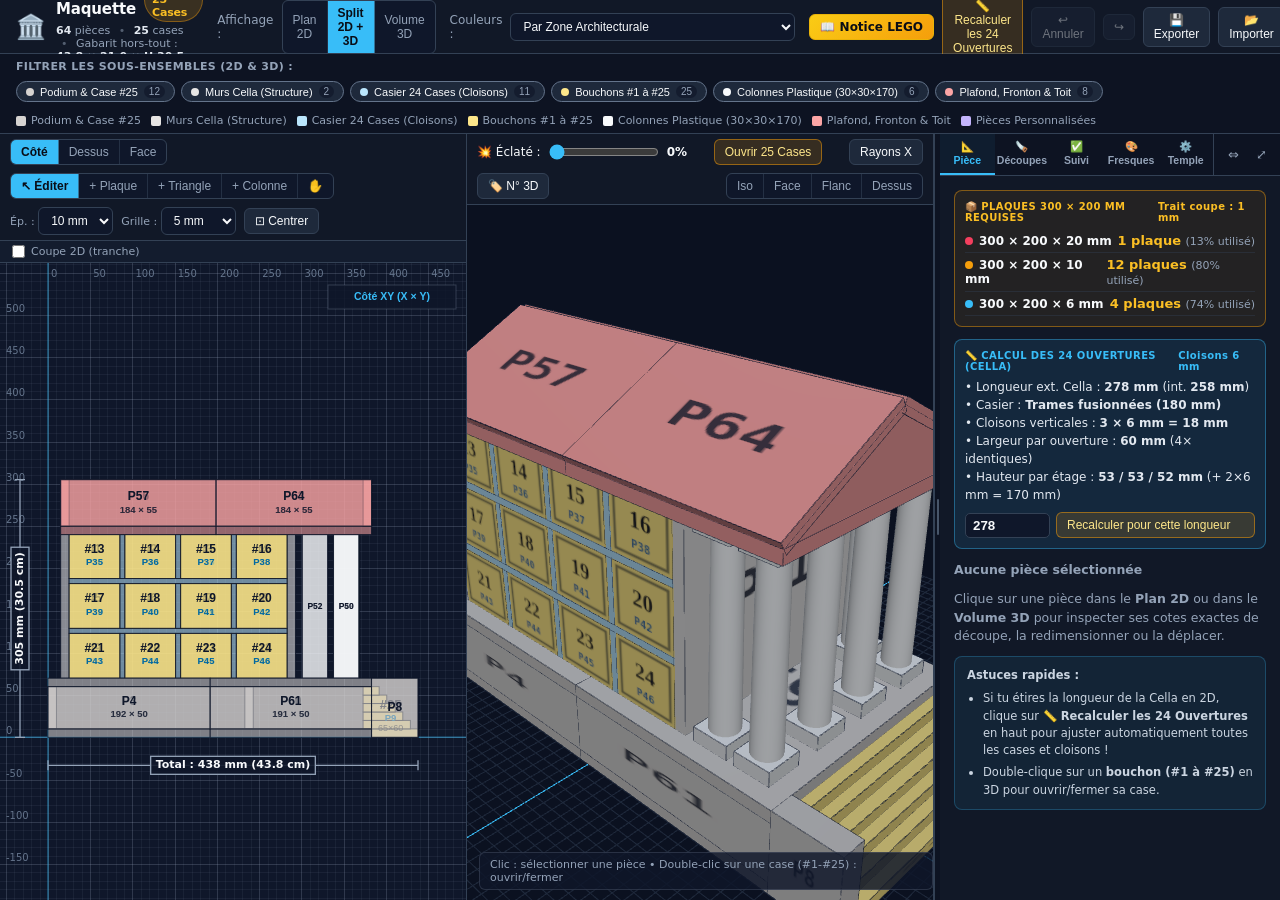
<file: index.html>
<!DOCTYPE html>
<html lang="fr">
<head>
  <meta charset="UTF-8" />
  <meta name="viewport" content="width=device-width, initial-scale=1.0, viewport-fit=cover" />
  <meta name="theme-color" content="#111827" />
  <meta name="apple-mobile-web-app-capable" content="yes" />
  <meta name="apple-mobile-web-app-status-bar-style" content="black-translucent" />
  <meta name="apple-mobile-web-app-title" content="Atelier Maquette" />
  <meta name="description" content="Atelier interactif 2D & 3D autonome pour concevoir, découper (calepinage plaques XPS 300×200 mm) et imprimer les fresques A4 1:1 d'un Temple Romain Calendrier de l'Avent (25 cases)." />
  <title>Atelier Maquette — Plan 2D, Volume 3D &amp; Calepinage XPS</title>
  <link rel="icon" href="data:image/svg+xml,<svg xmlns=%22http://www.w3.org/2000/svg%22 viewBox=%220 0 100 100%22><text y=%22.9em%22 font-size=%2290%22>🏛️</text></svg>" />
  <link rel="stylesheet" href="./styles.css" />
  <script type="importmap">
    {
      "imports": {
        "three": "./vendor/three/three.module.min.js",
        "three/addons/": "./vendor/three/addons/"
      }
    }
  </script>
</head>
<body data-mobile-view="3d">
  <!-- BARRE SUPÉRIEURE -->
  <header class="topbar">
    <div class="brand">
      <div class="brand-icon">🏛️</div>
      <div class="brand-text">
        <h1>Atelier Maquette <span class="tag-advent">Temple 25 Cases</span></h1>
        <div id="global-dimensions-badge" class="sub-stats">Chargement du plan...</div>
      </div>
    </div>

    <!-- Contrôles rapides mobile (masqués sur desktop) -->
    <div class="mobile-topbar-actions">
      <button id="btn-mobile-undo" class="mobile-icon-btn" title="Annuler" aria-label="Annuler" disabled>↩</button>
      <button id="btn-mobile-redo" class="mobile-icon-btn" title="Rétablir" aria-label="Rétablir" disabled>↪</button>
      <button id="btn-mobile-sheet" class="mobile-icon-btn accent" title="Outils, filtres &amp; sauvegarde" aria-label="Outils, filtres et sauvegarde">
        <span>☰</span>
        <span id="mobile-filter-badge" class="mobile-badge hidden"></span>
      </button>
    </div>

    <!-- Bascule affichage Split 2D/3D (desktop) -->
    <div class="toolbar-group">
      <span class="group-label">Affichage :</span>
      <div class="segmented">
        <button data-layout="2d">Plan 2D</button>
        <button data-layout="split" class="active">Split 2D + 3D</button>
        <button data-layout="3d">Volume 3D</button>
      </div>
    </div>

    <!-- Mode de coloration (desktop) -->
    <div class="toolbar-group">
      <span class="group-label">Couleurs :</span>
      <select id="select-color-mode" class="select-ui">
        <option value="group">Par Zone Architecturale</option>
        <option value="thickness">Par Épaisseur de Polystyrène (6 / 10 / 20 mm)</option>
      </select>
    </div>

    <!-- Historique & Import/Export (desktop) -->
    <div class="toolbar-group">
      <a href="./manuel_montage.html" class="btn-compact btn-lego-manual" title="Ouvrir le manuel de montage étape par étape façon LEGO (synchronisé avec tes vrais N° P#)">📖 Notice LEGO</a>
      <button id="btn-recalc-openings" class="btn-compact accent" title="Recalculer la largeur des 24 ouvertures et la position des cloisons selon la longueur actuelle de la Cella">📏 Recalculer les 24 Ouvertures</button>
      <button id="btn-undo" class="btn-icon" title="Annuler (Ctrl+Z)" disabled>↩ Annuler</button>
      <button id="btn-redo" class="btn-icon" title="Rétablir (Ctrl+Y)" disabled>↪</button>
      <button id="btn-export-json" class="btn-icon" title="Sauvegarder le plan en JSON">💾 Exporter</button>
      <button id="btn-import-json" class="btn-icon" title="Charger un fichier JSON">📂 Importer</button>
      <input type="file" id="input-import-json" accept=".json" class="hidden" />
    </div>
  </header>

  <!-- BARRE DE FILTRES PAR SOUS-ENSEMBLE ARCHITECTURAL (desktop) -->
  <section class="filterbar">
    <div class="filter-left">
      <span class="filter-title">Filtrer les sous-ensembles (2D &amp; 3D) :</span>
      <div id="group-filters" class="chips-row"></div>
    </div>
    <div id="color-legend" class="legend-row"></div>
  </section>

  <!-- ESPACE DE TRAVAIL PRINCIPAL -->
  <main class="main-layout">
    <div id="workspace-split" class="workspace-split" data-layout="split">
      <!-- ==================== PANNEAU GAUCHE : PLAN 2D ==================== -->
      <section class="panel-2d">
        <div class="viewport-toolbar">
          <!-- Choix de la vue 2D (Dessus, Côté, Face) -->
          <div class="segmented">
            <button data-view2d="XY" class="active" title="Élévation latérale (Longueur X × Hauteur Y)">Côté</button>
            <button data-view2d="XZ" title="Plan horizontal vu du dessus (Longueur X × Largeur Z)">Dessus</button>
            <button data-view2d="ZY" title="Élévation frontale (Largeur Z × Hauteur Y)">Face</button>
          </div>

          <!-- Outils d'édition / dessin 2D -->
          <div class="segmented">
            <button data-tool="select" class="active" title="Sélectionner, déplacer ou redimensionner une pièce">↖ Éditer</button>
            <button data-tool="draw_box" title="Dessiner une nouvelle plaque rectangulaire">+ Plaque</button>
            <button data-tool="draw_prism" title="Dessiner un fronton/pignon triangulaire">+ Triangle</button>
            <button data-tool="draw_cyl" title="Dessiner une colonne cylindrique">+ Colonne</button>
            <button data-tool="pan" title="Déplacer la vue (ou clic droit / espace)">✋</button>
          </div>

          <div class="inline-controls">
            <label title="Épaisseur de polystyrène appliquée aux nouvelles pièces dessinées">
              Ép. :
              <select id="select-new-thickness" class="select-compact">
                <option value="6">6 mm</option>
                <option value="10" selected>10 mm</option>
                <option value="15">15 mm</option>
                <option value="20">20 mm</option>
                <option value="30">30 mm</option>
              </select>
            </label>
            <label title="Pas d'aimantation sur la grille">
              Grille :
              <select id="select-snap" class="select-compact">
                <option value="1">1 mm</option>
                <option value="5" selected>5 mm</option>
                <option value="10">10 mm</option>
              </select>
            </label>
            <button id="btn-fit-2d" class="btn-compact" title="Recadrer le plan 2D">⊡ Centrer</button>
          </div>
        </div>

        <!-- Barre optionnelle de Coupe par Tranche -->
        <div class="slice-bar">
          <label class="slice-toggle">
            <input type="checkbox" id="chk-slice" />
            <span>Coupe 2D (tranche)</span>
          </label>
          <div id="slice-controls" class="slice-sliders hidden">
            <span>De</span>
            <input type="range" id="rng-slice-min" min="0" max="450" value="0" step="5" />
            <span>à</span>
            <input type="range" id="rng-slice-max" min="0" max="450" value="250" step="5" />
            <strong id="lbl-slice-range">0 à 250 mm</strong>
          </div>
        </div>

        <div class="canvas-wrap">
          <canvas id="canvas-2d"></canvas>
          <div class="overlay-2d-hint mobile-only">1 doigt : sélectionner / glisser • 2 doigts : zoom &amp; panoramique</div>
        </div>
      </section>

      <!-- ==================== PANNEAU CENTRAL : VOLUME 3D ==================== -->
      <section class="panel-3d">
        <div class="viewport-toolbar">
          <div class="explode-control">
            <span>💥 Éclaté :</span>
            <input type="range" id="rng-explode" min="0" max="100" value="0" />
            <strong id="lbl-explode">0%</strong>
          </div>

          <button id="btn-toggle-plugs" class="btn-compact accent">Ouvrir 25 Cases</button>
          <button id="btn-xray" class="btn-compact" title="Rendre les murs semi-transparents pour voir le casier interne">Rayons X</button>
          <button id="btn-labels-3d" class="btn-compact" title="Afficher tous les numéros P1, P2... en badges flottants au premier plan en 3D">🏷️ N° 3D</button>

          <div class="segmented">
            <button data-cam3d="iso">Iso</button>
            <button data-cam3d="front">Face</button>
            <button data-cam3d="side">Flanc</button>
            <button data-cam3d="top">Dessus</button>
          </div>
        </div>

        <div id="viewport-3d" class="canvas-wrap">
          <div class="overlay-3d-hint desktop-only">Clic : sélectionner une pièce • Double-clic sur une case (#1-#25) : ouvrir/fermer</div>
          <div class="overlay-3d-hint mobile-only">1 doigt : orbite • 2 doigts : zoom • 2× tap case : ouvrir</div>
        </div>
      </section>
    </div>

    <!-- POIGNÉE DE REDIMENSIONNEMENT DU PANNEAU DROIT -->
    <div id="sidebar-resizer" class="sidebar-resizer" title="Glisser pour agrandir/réduire le panneau (double-clic pour réinitialiser)"></div>

    <!-- ==================== PANNEAU DROIT : INSPECTEUR & CUT-LIST ==================== -->
    <aside id="sidebar" class="sidebar" data-size="normal">
      <div class="sidebar-header">
        <div class="sidebar-tabs">
          <button data-tab="inspector" class="active" title="Propriétés et cotes de la pièce sélectionnée"><span>📐</span><span>Pièce</span></button>
          <button data-tab="cutlist" title="Liste de découpe et plans de plaques 300×200"><span>🪚</span><span>Découpes</span></button>
          <button data-tab="checklist" id="tab-btn-checklist" title="Cocher les pièces déjà découpées"><span>✅</span><span>Suivi</span></button>
          <button data-tab="fresco" title="Fresques papier intérieures des 24 cases &amp; impression A4 1:1"><span>🎨</span><span>Fresques</span></button>
          <button data-tab="generator" title="Paramètres globaux du temple"><span>⚙️</span><span>Temple</span></button>
        </div>
        <div class="sidebar-size-controls" title="Taille du panneau latéral">
          <button id="btn-sidebar-wide" class="btn-sidebar-size" title="Élargir le panneau (mode Large)">⇔</button>
          <button id="btn-sidebar-full" class="btn-sidebar-size" title="Afficher en Plein Écran">⤢</button>
        </div>
      </div>

      <!-- ONGLET 1 : INSPECTEUR DE LA PIÈCE SÉLECTIONNÉE -->
      <div id="pane-inspector" class="sidebar-pane active">
        <div id="inspector-content"></div>
      </div>

      <!-- ONGLET 2 : LISTE DE DÉCOUPE PAR ÉPAISSEUR DE POLYSTYRÈNE -->
      <div id="pane-cutlist" class="sidebar-pane">
        <div class="pane-intro">
          Récapitulatif automatique de toutes les pièces à découper dans tes plaques de polystyrène extrudé (clique sur une ligne pour localiser la pièce en 2D/3D) :
        </div>
        <div id="cutlist-content"></div>
      </div>

      <!-- ONGLET 3 : SUIVI DES PIÈCES DÉCOUPÉES (CHECKLIST COCHABLE) -->
      <div id="pane-checklist" class="sidebar-pane">
        <div id="checklist-content"></div>
      </div>

      <!-- ONGLET 4 : STUDIO FRESQUES INTÉRIEURES (24 CASES & IMPRESSION A4 1:1) -->
      <div id="pane-fresco" class="sidebar-pane">
        <div id="fresco-content"></div>
      </div>

      <!-- ONGLET 5 : PARAMÈTRES DU TEMPLE-CALENDRIER -->
      <div id="pane-generator" class="sidebar-pane">
        <div class="pane-intro">
          Ajuste les dimensions des cases ou les épaisseurs de tes plaques de polystyrène pour recalculer tout l'assemblage du temple :
        </div>

        <div class="gen-form">
          <div class="section-subtitle">Disposition des 24 cases latérales</div>
          <div class="field-row">
            <label class="field-label">Colonnes par flanc
              <input type="number" id="param-cols" value="4" min="1" max="12" />
            </label>
            <label class="field-label">Étages de cases
              <input type="number" id="param-rows" value="3" min="1" max="8" />
            </label>
          </div>

          <div class="section-subtitle">Colonnes en Plastique (Dimensions figées)</div>
          <div class="field-grid-3">
            <label class="field-label">Haut. Colonne
              <input type="number" id="param-colH" value="170" min="50" max="400" />
            </label>
            <label class="field-label">Base (30×30)
              <input type="number" id="param-colDiam" value="30" min="10" max="80" />
            </label>
            <label class="field-label">Nb en Façade
              <input type="number" id="param-frontCols" value="4" min="2" max="8" />
            </label>
          </div>

          <div class="section-subtitle">Dimensions utiles d'une case (mm)</div>
          <div class="field-grid-3">
            <label class="field-label">Largeur (X)
              <input type="number" id="param-caseL" value="60" min="20" max="200" />
            </label>
            <label class="field-label" title="Calculée automatiquement pour que les 3 étages + étagères tombent pile à 170 mm">Haut. Y (Auto)
              <input type="number" id="param-caseH" value="53" disabled />
            </label>
            <label class="field-label" title="Profondeur utile d'une case : 90 mm en trames fusionnées sans cloison centrale, 85 mm avec cloison centrale 10 mm">Profond. (Z)
              <input type="number" id="param-caseD" value="90" min="25" max="250" />
            </label>
          </div>

          <label class="gen-checkbox-label" title="Étagères et cloisons verticales d'un seul tenant sur toute la largeur de la Cella (180 mm), sans cloison centrale de 10 mm">
            <input type="checkbox" id="param-mergedBays" checked />
            <span>Trames fusionnées (180 mm, sans cloison centrale)</span>
          </label>

          <div class="section-subtitle">Épaisseurs des plaques XPS (mm)</div>
          <div class="field-grid-3">
            <label class="field-label">Murs / Sols
              <input type="number" id="param-tStruct" value="10" min="3" max="50" />
            </label>
            <label class="field-label">Cloisons casier
              <input type="number" id="param-tGrid" value="6" min="2" max="30" />
            </label>
            <label class="field-label">Bouchons
              <input type="number" id="param-tPlug" value="10" min="3" max="40" />
            </label>
          </div>

          <div class="section-subtitle">Podium (Case #25), Porche &amp; Fronton (mm)</div>
          <div class="field-row">
            <label class="field-label">Haut. intérieure Podium (#25)
              <input type="number" id="param-podiumH" value="50" min="20" max="150" />
            </label>
            <label class="field-label">Débord Podium
              <input type="number" id="param-podiumMargin" value="15" min="5" max="60" />
            </label>
          </div>

          <div class="field-grid-3">
            <label class="field-label">Prof. Pronaos
              <input type="number" id="param-pronaosL" value="90" min="35" max="200" />
            </label>
            <label class="field-label">Long. Escalier
              <input type="number" id="param-stairL" value="55" min="20" max="150" />
            </label>
            <label class="field-label">Haut. Fronton
              <input type="number" id="param-pedimentH" value="55" min="20" max="150" />
            </label>
          </div>

          <button id="btn-regenerate-temple" class="btn-primary-full">
            ⚡ Recalculer tout le Temple avec ces cotes
          </button>
        </div>
      </div>
    </aside>
  </main>

  <!-- BARRE FLOTTANTE DE PIÈCE SÉLECTIONNÉE (MOBILE) -->
  <div id="mobile-selection-bar" class="mobile-selection-bar hidden" aria-live="polite"></div>

  <!-- NAVIGATION BASSE FIXE (MOBILE) -->
  <nav id="mobile-bottom-nav" class="mobile-bottom-nav" aria-label="Navigation principale mobile">
    <button data-mobile-view="3d" class="active">
      <span class="mnav-ico">🧊</span>
      <span class="mnav-lbl">3D</span>
    </button>
    <button data-mobile-view="2d">
      <span class="mnav-ico">✏️</span>
      <span class="mnav-lbl">2D</span>
    </button>
    <button data-mobile-view="cutlist">
      <span class="mnav-ico">🪚</span>
      <span class="mnav-lbl">Découpes</span>
    </button>
    <button data-mobile-view="checklist" id="mobile-nav-checklist">
      <span class="mnav-ico">✅</span>
      <span class="mnav-lbl" id="mobile-nav-checklist-lbl">Suivi</span>
    </button>
    <button data-mobile-view="fresco">
      <span class="mnav-ico">🎨</span>
      <span class="mnav-lbl">Fresques</span>
    </button>
  </nav>

  <!-- TIROIR OUTILS, FILTRES & SAUVEGARDE (MOBILE) -->
  <div id="mobile-sheet-backdrop" class="mobile-sheet-backdrop hidden" role="dialog" aria-modal="true" aria-label="Outils et filtres">
    <div id="mobile-sheet" class="mobile-sheet">
      <div class="mobile-sheet-handle"></div>
      <div class="mobile-sheet-head">
        <strong>⚙️ Outils, Filtres &amp; Plan</strong>
        <button id="btn-close-mobile-sheet" class="mobile-icon-btn" aria-label="Fermer">✕</button>
      </div>

      <div class="mobile-sheet-body">
        <div class="mobile-sheet-section">
          <div class="section-subtitle" style="margin-top:0;">Mode de coloration (2D &amp; 3D)</div>
          <div class="segmented mobile-full-seg" style="margin-top:8px;">
            <button data-mobile-color="group" class="active">Par Zone</button>
            <button data-mobile-color="thickness">Par Épaisseur (6/10/20 mm)</button>
          </div>
          <div id="mobile-color-legend" class="legend-row" style="margin-top:8px;"></div>
        </div>

        <div class="mobile-sheet-section">
          <div style="display:flex;justify-content:space-between;align-items:center;">
            <div class="section-subtitle" style="margin-top:0;border:none;padding:0;">Sous-ensembles visibles</div>
            <button id="btn-mobile-show-all-groups" class="btn-compact">Tout afficher</button>
          </div>
          <div id="mobile-group-filters" class="chips-row" style="margin-top:8px;"></div>
        </div>

        <div class="mobile-sheet-section">
          <div class="section-subtitle" style="margin-top:0;">Actions &amp; Sauvegarde</div>
          <div class="mobile-sheet-actions">
            <a href="./manuel_montage.html" class="mobile-action-btn btn-lego-manual" style="text-decoration:none;justify-content:center;display:flex;">📖 Notice de Montage façon LEGO</a>
            <button id="btn-mobile-recalc" class="mobile-action-btn accent">📏 Recalculer les 24 Ouvertures</button>
            <button id="btn-mobile-open-generator" class="mobile-action-btn">⚙️ Paramètres globaux du Temple</button>
            <div class="mobile-sheet-actions-row">
              <button id="btn-mobile-export" class="mobile-action-btn">💾 Exporter JSON</button>
              <button id="btn-mobile-import" class="mobile-action-btn">📂 Importer JSON</button>
            </div>
          </div>
        </div>
      </div>
    </div>
  </div>

  <script type="module" src="./js/app.js"></script>
</body>
</html>
</file>
<file: styles.css>
:root {
  --bg-app: #090d16;
  --bg-panel: #111827;
  --bg-card: #1e293b;
  --bg-input: #0f172a;
  --border: #334155;
  --text-main: #f8fafc;
  --text-muted: #94a3b8;
  --accent: #38bdf8;
  --accent-hover: #0ea5e9;
  --amber: #f59e0b;
  --danger: #ef4444;
}

* {
  box-sizing: border-box;
  margin: 0;
  padding: 0;
}

body {
  font-family: 'Inter', system-ui, -apple-system, sans-serif;
  background: var(--bg-app);
  color: var(--text-main);
  height: 100vh;
  height: 100dvh;
  display: flex;
  flex-direction: column;
  overflow: hidden;
  user-select: none;
  overscroll-behavior: none;
  -webkit-tap-highlight-color: transparent;
}

.hidden {
  display: none !important;
}

/* ==================== TOPBAR ==================== */
.topbar {
  height: 54px;
  background: var(--bg-panel);
  border-bottom: 1px solid var(--border);
  padding: 0 16px;
  display: flex;
  align-items: center;
  justify-content: space-between;
  gap: 14px;
  flex-shrink: 0;
}

.brand {
  display: flex;
  align-items: center;
  gap: 10px;
}

.brand-icon {
  font-size: 24px;
}

.brand h1 {
  font-size: 15px;
  font-weight: 700;
  letter-spacing: -0.01em;
  display: flex;
  align-items: center;
  gap: 8px;
}

.tag-advent {
  font-size: 11px;
  background: rgba(245, 158, 11, 0.18);
  color: #fbbf24;
  border: 1px solid rgba(245, 158, 11, 0.4);
  padding: 2px 7px;
  border-radius: 99px;
  font-weight: 600;
}

.sub-stats {
  font-size: 11px;
  color: var(--text-muted);
  margin-top: 2px;
}

.sub-stats strong {
  color: #e2e8f0;
}

.sub-stats .sep {
  margin: 0 5px;
  opacity: 0.5;
}

.toolbar-group {
  display: flex;
  align-items: center;
  gap: 8px;
}

.group-label {
  font-size: 12px;
  color: var(--text-muted);
}

.segmented {
  display: inline-flex;
  background: var(--bg-input);
  border: 1px solid var(--border);
  border-radius: 6px;
  overflow: hidden;
}

.segmented button {
  background: transparent;
  color: var(--text-muted);
  border: none;
  padding: 5px 10px;
  font-size: 12px;
  font-weight: 500;
  cursor: pointer;
  border-right: 1px solid rgba(51, 65, 85, 0.6);
  transition: all 0.15s;
}

.segmented button:last-child {
  border-right: none;
}

.segmented button:hover {
  color: var(--text-main);
  background: rgba(255, 255, 255, 0.04);
}

.segmented button.active {
  background: var(--accent);
  color: #090d16;
  font-weight: 600;
}

.select-ui,
.select-compact {
  background: var(--bg-input);
  color: var(--text-main);
  border: 1px solid var(--border);
  border-radius: 6px;
  padding: 5px 8px;
  font-size: 12px;
  cursor: pointer;
}

.btn-icon,
.btn-compact {
  background: var(--bg-card);
  color: var(--text-main);
  border: 1px solid var(--border);
  border-radius: 6px;
  padding: 5px 10px;
  font-size: 12px;
  font-weight: 500;
  cursor: pointer;
  transition: all 0.15s;
  text-decoration: none;
  display: inline-flex;
  align-items: center;
  gap: 5px;
}

.btn-lego-manual {
  background: linear-gradient(135deg, #facc15, #f59e0b) !important;
  color: #090d16 !important;
  border-color: #eab308 !important;
  font-weight: 800 !important;
  white-space: nowrap;
  flex-shrink: 0;
}

.btn-lego-manual:hover {
  filter: brightness(1.07);
}
}

.btn-icon:hover:not(:disabled),
.btn-compact:hover {
  border-color: var(--accent);
  background: #26354d;
}

.btn-icon:disabled {
  opacity: 0.4;
  cursor: not-allowed;
}

.btn-compact.accent {
  background: rgba(245, 158, 11, 0.16);
  border-color: rgba(245, 158, 11, 0.5);
  color: #fde68a;
}

.btn-compact.accent.active,
.btn-compact.active {
  background: var(--amber);
  color: #090d16;
  font-weight: 700;
}

/* ==================== FILTERBAR ==================== */
.filterbar {
  background: #0d1322;
  border-bottom: 1px solid var(--border);
  padding: 6px 16px;
  display: flex;
  align-items: center;
  justify-content: space-between;
  gap: 12px;
  flex-wrap: wrap;
  flex-shrink: 0;
}

.filter-left {
  display: flex;
  align-items: center;
  gap: 8px;
  flex-wrap: wrap;
}

.filter-title {
  font-size: 11px;
  color: var(--text-muted);
  font-weight: 600;
  text-transform: uppercase;
  letter-spacing: 0.03em;
}

.chips-row {
  display: flex;
  align-items: center;
  gap: 6px;
  flex-wrap: wrap;
}

.group-chip {
  display: inline-flex;
  align-items: center;
  gap: 6px;
  background: var(--bg-input);
  color: var(--text-muted);
  border: 1px solid var(--border);
  border-radius: 99px;
  padding: 3px 9px;
  font-size: 11px;
  cursor: pointer;
  opacity: 0.55;
  transition: all 0.15s;
}

.group-chip.active {
  opacity: 1;
  color: var(--text-main);
  border-color: #64748b;
  background: #1e293b;
}

.group-chip .dot,
.dot {
  width: 8px;
  height: 8px;
  border-radius: 50%;
  display: inline-block;
}

.group-chip .count {
  font-size: 10px;
  color: #94a3b8;
  background: rgba(15, 23, 42, 0.7);
  padding: 1px 5px;
  border-radius: 99px;
}

.legend-row {
  display: flex;
  align-items: center;
  gap: 10px;
  flex-wrap: wrap;
}

.legend-item {
  font-size: 11px;
  color: var(--text-muted);
  display: inline-flex;
  align-items: center;
  gap: 5px;
}

.legend-item i {
  width: 10px;
  height: 10px;
  border-radius: 2px;
  display: inline-block;
}

/* ==================== MAIN WORKSPACE ==================== */
.main-layout {
  flex: 1;
  display: flex;
  min-height: 0;
}

.workspace-split {
  flex: 1;
  display: grid;
  grid-template-columns: 1fr 1fr;
  min-width: 0;
  min-height: 0;
}

.workspace-split[data-layout="2d"] {
  grid-template-columns: 1fr;
}
.workspace-split[data-layout="2d"] .panel-3d {
  display: none;
}

.workspace-split[data-layout="3d"] {
  grid-template-columns: 1fr;
}
.workspace-split[data-layout="3d"] .panel-2d {
  display: none;
}

.panel-2d,
.panel-3d {
  display: flex;
  flex-direction: column;
  min-width: 0;
  min-height: 0;
  border-right: 1px solid var(--border);
  position: relative;
}

.viewport-toolbar {
  min-height: 42px;
  background: var(--bg-panel);
  border-bottom: 1px solid var(--border);
  padding: 5px 10px;
  display: flex;
  align-items: center;
  justify-content: space-between;
  gap: 8px;
  flex-wrap: wrap;
}

.inline-controls {
  display: flex;
  align-items: center;
  gap: 8px;
  font-size: 11px;
  color: var(--text-muted);
}

.slice-bar {
  background: #131c2e;
  border-bottom: 1px solid var(--border);
  padding: 4px 12px;
  font-size: 11px;
  display: flex;
  align-items: center;
  justify-content: space-between;
  gap: 12px;
}

.slice-toggle {
  display: inline-flex;
  align-items: center;
  gap: 6px;
  color: var(--text-muted);
  cursor: pointer;
}

.slice-sliders {
  display: flex;
  align-items: center;
  gap: 8px;
  color: var(--accent);
}

.explode-control {
  display: flex;
  align-items: center;
  gap: 8px;
  font-size: 12px;
  color: var(--text-main);
}

.explode-control input[type="range"] {
  width: 110px;
  accent-color: var(--accent);
}

.canvas-wrap {
  flex: 1;
  position: relative;
  min-height: 0;
  overflow: hidden;
  background: #0b1120;
}

#canvas-2d {
  width: 100%;
  height: 100%;
  display: block;
  touch-action: none;
}

.overlay-2d-hint {
  position: absolute;
  bottom: 10px;
  left: 10px;
  right: 10px;
  text-align: center;
  background: rgba(15, 23, 42, 0.84);
  border: 1px solid rgba(148, 163, 184, 0.22);
  color: var(--text-muted);
  font-size: 11px;
  padding: 5px 10px;
  border-radius: 99px;
  pointer-events: none;
  z-index: 5;
}

.overlay-3d-hint {
  position: absolute;
  bottom: 10px;
  left: 12px;
  background: rgba(15, 23, 42, 0.82);
  border: 1px solid rgba(148, 163, 184, 0.2);
  color: var(--text-muted);
  font-size: 11px;
  padding: 5px 10px;
  border-radius: 6px;
  pointer-events: none;
  z-index: 5;
}

/* ==================== SIDEBAR DROITE & REDIMENSIONNEMENT ==================== */
.sidebar-resizer {
  width: 6px;
  background: #0d1322;
  border-left: 1px solid var(--border);
  cursor: col-resize;
  flex-shrink: 0;
  position: relative;
  transition: background 0.15s;
}

.sidebar-resizer:hover,
.sidebar-resizer.dragging {
  background: var(--accent);
}

.sidebar-resizer::after {
  content: '';
  position: absolute;
  top: 50%;
  left: 50%;
  transform: translate(-50%, -50%);
  width: 2px;
  height: 36px;
  border-radius: 2px;
  background: #475569;
}

.sidebar-resizer:hover::after,
.sidebar-resizer.dragging::after {
  background: #090d16;
}

.sidebar {
  width: 340px;
  min-width: 290px;
  max-width: 100%;
  background: var(--bg-panel);
  display: flex;
  flex-direction: column;
  flex-shrink: 0;
  min-height: 0;
}

.main-layout.sidebar-fullscreen .workspace-split,
.main-layout.sidebar-fullscreen .sidebar-resizer {
  display: none;
}

.main-layout.sidebar-fullscreen .sidebar {
  width: 100% !important;
  flex: 1;
}

.sidebar-header {
  display: flex;
  align-items: stretch;
  border-bottom: 1px solid var(--border);
  background: #0d1322;
  flex-shrink: 0;
}

.sidebar-tabs {
  flex: 1;
  display: grid;
  grid-template-columns: repeat(5, 1fr);
}

.sidebar-size-controls {
  display: flex;
  align-items: center;
  gap: 2px;
  padding: 0 6px;
  border-left: 1px solid var(--border);
}

.btn-sidebar-size {
  background: transparent;
  color: var(--text-muted);
  border: 1px solid transparent;
  border-radius: 5px;
  width: 26px;
  height: 26px;
  font-size: 13px;
  line-height: 1;
  cursor: pointer;
  display: inline-flex;
  align-items: center;
  justify-content: center;
  transition: all 0.15s;
}

.btn-sidebar-size:hover {
  color: var(--text-main);
  background: rgba(255, 255, 255, 0.06);
  border-color: var(--border);
}

.btn-sidebar-size.active {
  background: var(--accent);
  color: #090d16;
  font-weight: 700;
}

.plates-grid {
  display: grid;
  grid-template-columns: repeat(auto-fill, minmax(290px, 1fr));
  gap: 12px;
  margin-top: 8px;
}

.main-layout.sidebar-fullscreen .plates-grid {
  grid-template-columns: repeat(auto-fill, minmax(380px, 1fr));
  gap: 16px;
}

.sidebar-tabs button {
  background: transparent;
  color: var(--text-muted);
  border: none;
  border-bottom: 2px solid transparent;
  padding: 7px 2px;
  font-size: 10.5px;
  font-weight: 600;
  cursor: pointer;
  display: flex;
  flex-direction: column;
  align-items: center;
  justify-content: center;
  gap: 2px;
  line-height: 1.1;
  transition: all 0.15s;
}

.sidebar-tabs button:hover {
  color: var(--text-main);
}

.sidebar-tabs button.active {
  color: var(--accent);
  border-bottom-color: var(--accent);
  background: rgba(56, 189, 248, 0.06);
}

.sidebar-pane {
  display: none;
  flex: 1;
  overflow-y: auto;
  padding: 14px;
}

.sidebar-pane.active {
  display: block;
}

.pane-intro {
  font-size: 12px;
  color: var(--text-muted);
  line-height: 1.45;
  margin-bottom: 12px;
}

.empty-state {
  color: var(--text-muted);
  font-size: 12.5px;
  line-height: 1.5;
  display: flex;
  flex-direction: column;
  gap: 10px;
}

.hint-box {
  background: rgba(56, 189, 248, 0.07);
  border: 1px solid rgba(56, 189, 248, 0.25);
  border-radius: 8px;
  padding: 10px 12px;
  color: #cbd5e1;
  font-size: 11.5px;
}

.hint-box ul {
  margin-top: 6px;
  padding-left: 16px;
  display: flex;
  flex-direction: column;
  gap: 5px;
}

/* ==================== INSPECTEUR DE PIÈCE ==================== */
.inspector-card,
.gen-form {
  display: flex;
  flex-direction: column;
  gap: 10px;
}

.inspector-header {
  display: flex;
  align-items: center;
  justify-content: space-between;
  gap: 6px;
}

.badge {
  font-size: 11px;
  font-weight: 600;
  padding: 3px 8px;
  border-radius: 5px;
  color: #fff;
}

.advent-badge {
  background: var(--amber);
  color: #090d16;
  font-weight: 700;
}

.cut-highlight-box {
  background: rgba(56, 189, 248, 0.1);
  border: 1px solid rgba(56, 189, 248, 0.4);
  border-radius: 8px;
  padding: 10px;
  text-align: center;
}

.cut-title {
  font-size: 10px;
  font-weight: 700;
  color: var(--accent);
  letter-spacing: 0.04em;
}

.cut-dims {
  font-size: 17px;
  font-weight: 800;
  color: #f8fafc;
  margin-top: 3px;
}

.cm-sub {
  font-size: 12px;
  font-weight: 500;
  color: var(--text-muted);
}

.section-subtitle {
  font-size: 11px;
  font-weight: 700;
  text-transform: uppercase;
  letter-spacing: 0.04em;
  color: #94a3b8;
  margin-top: 4px;
  border-bottom: 1px solid rgba(51, 65, 85, 0.5);
  padding-bottom: 3px;
}

.field-label {
  display: flex;
  flex-direction: column;
  gap: 4px;
  font-size: 11px;
  color: var(--text-muted);
}

.field-label input,
.field-label select {
  background: var(--bg-input);
  color: var(--text-main);
  border: 1px solid var(--border);
  border-radius: 5px;
  padding: 6px 8px;
  font-size: 12.5px;
  font-weight: 600;
  width: 100%;
}

.field-label input:focus,
.field-label select:focus {
  outline: none;
  border-color: var(--accent);
}

.gen-checkbox-label {
  display: flex;
  align-items: center;
  gap: 8px;
  font-size: 11.5px;
  color: var(--text-main);
  background: rgba(56, 189, 248, 0.08);
  border: 1px solid rgba(56, 189, 248, 0.25);
  border-radius: 6px;
  padding: 7px 9px;
  cursor: pointer;
}

.gen-checkbox-label input[type="checkbox"] {
  width: 15px;
  height: 15px;
  accent-color: #38bdf8;
  cursor: pointer;
  flex-shrink: 0;
}

.field-row {
  display: grid;
  grid-template-columns: 1fr 1fr;
  gap: 8px;
}

.field-grid-3 {
  display: grid;
  grid-template-columns: repeat(3, 1fr);
  gap: 8px;
}

.piece-notes {
  font-size: 11.5px;
  color: #cbd5e1;
  background: rgba(30, 41, 59, 0.7);
  border-left: 3px solid var(--amber);
  padding: 7px 9px;
  border-radius: 4px;
  line-height: 1.4;
}

.inspector-actions {
  display: grid;
  grid-template-columns: 1fr 1fr;
  gap: 8px;
  margin-top: 6px;
}

.btn-secondary,
.btn-danger,
.btn-primary-full {
  border: none;
  border-radius: 6px;
  padding: 8px 10px;
  font-size: 12px;
  font-weight: 600;
  cursor: pointer;
  transition: opacity 0.15s;
}

.btn-secondary {
  background: var(--bg-card);
  color: var(--text-main);
  border: 1px solid var(--border);
}

.btn-danger {
  background: rgba(239, 68, 68, 0.18);
  color: #fca5a5;
  border: 1px solid rgba(239, 68, 68, 0.4);
}

.btn-primary-full {
  background: var(--accent);
  color: #090d16;
  width: 100%;
  margin-top: 8px;
  padding: 10px;
  font-weight: 700;
}

/* ==================== TABLEAU LISTE DE DÉCOUPE ==================== */
.cut-section {
  background: var(--bg-card);
  border: 1px solid var(--border);
  border-radius: 8px;
  margin-bottom: 12px;
  overflow: hidden;
}

.cut-section-header {
  background: rgba(15, 23, 42, 0.65);
  padding: 8px 10px;
  font-size: 12px;
  display: flex;
  align-items: center;
  justify-content: space-between;
  border-bottom: 1px solid var(--border);
}

.cut-section-header span {
  display: inline-flex;
  align-items: center;
  gap: 6px;
}

.area-tag {
  font-size: 11px;
  color: var(--accent);
  font-weight: 600;
}

.cut-table {
  width: 100%;
  border-collapse: collapse;
  font-size: 11.5px;
}

.cut-table th {
  text-align: left;
  padding: 5px 8px;
  color: var(--text-muted);
  font-weight: 600;
  border-bottom: 1px solid rgba(51, 65, 85, 0.5);
}

.cut-table td {
  padding: 6px 8px;
  border-bottom: 1px solid rgba(51, 65, 85, 0.3);
}

.cut-row {
  cursor: pointer;
  transition: background 0.12s;
}

.cut-row:hover {
  background: rgba(56, 189, 248, 0.12);
}

.cut-row.selected {
  background: rgba(56, 189, 248, 0.24);
  font-weight: 600;
}

.qty-cell {
  font-weight: 700;
  color: var(--amber);
  width: 36px;
}

.dim-cell {
  font-family: ui-monospace, SFMono-Regular, Consolas, monospace;
  font-weight: 600;
  color: #e2e8f0;
  white-space: nowrap;
}

.piece-num-badge {
  background: #0284c7;
  color: #f8fafc;
  font-family: ui-monospace, SFMono-Regular, Consolas, monospace;
  font-weight: 800;
  font-size: 11.5px;
  padding: 2px 7px;
  border-radius: 5px;
  letter-spacing: 0.02em;
}

.piece-pills-wrap {
  display: flex;
  flex-wrap: wrap;
  gap: 3px;
  margin-top: 3px;
}

.piece-pill {
  display: inline-block;
  font-family: ui-monospace, SFMono-Regular, Consolas, monospace;
  font-size: 10px;
  font-weight: 700;
  padding: 1px 5px;
  border-radius: 4px;
  background: rgba(15, 23, 42, 0.85);
  color: #7dd3fc;
  border: 1px solid rgba(56, 189, 248, 0.35);
  cursor: pointer;
  transition: all 0.12s;
}

.piece-pill:hover {
  background: rgba(56, 189, 248, 0.25);
  border-color: #38bdf8;
  color: #ffffff;
}

.piece-pill.active {
  background: #38bdf8;
  color: #090d16;
  border-color: #38bdf8;
}

.piece-pill.done {
  background: rgba(16, 185, 129, 0.22);
  color: #6ee7b7;
  border-color: rgba(16, 185, 129, 0.55);
  text-decoration: line-through;
}

.piece-pill.done.active {
  background: #10b981;
  color: #090d16;
  text-decoration: none;
}

/* ==================== CHECKLIST SUIVI DÉCOUPES ==================== */
.checklist-progress-card {
  background: var(--bg-card);
  border: 1px solid var(--border);
  border-radius: 8px;
  padding: 10px 12px;
  margin-bottom: 10px;
}

.checklist-progress-head {
  display: flex;
  align-items: center;
  justify-content: space-between;
  font-size: 12px;
  margin-bottom: 6px;
}

.checklist-bar-track {
  width: 100%;
  height: 8px;
  background: var(--bg-input);
  border-radius: 99px;
  overflow: hidden;
  border: 1px solid rgba(51, 65, 85, 0.6);
}

.checklist-bar-fill {
  height: 100%;
  background: linear-gradient(90deg, #10b981, #34d399);
  transition: width 0.2s ease;
}

.checklist-controls {
  display: flex;
  flex-wrap: wrap;
  gap: 6px;
  align-items: center;
  justify-content: space-between;
  margin-bottom: 10px;
}

.checklist-list {
  display: flex;
  flex-direction: column;
  gap: 5px;
}

.checklist-item {
  display: flex;
  align-items: center;
  gap: 8px;
  background: var(--bg-card);
  border: 1px solid rgba(51, 65, 85, 0.7);
  border-radius: 6px;
  padding: 7px 9px;
  cursor: pointer;
  transition: all 0.12s;
}

.checklist-item:hover {
  border-color: #64748b;
  background: #243247;
}

.checklist-item.selected {
  border-color: var(--accent);
  background: rgba(56, 189, 248, 0.14);
}

.checklist-item.done {
  opacity: 0.62;
  background: rgba(16, 185, 129, 0.08);
  border-color: rgba(16, 185, 129, 0.35);
}

.checklist-item input[type="checkbox"] {
  width: 16px;
  height: 16px;
  accent-color: #10b981;
  cursor: pointer;
  flex-shrink: 0;
}

.checklist-item-body {
  flex: 1;
  min-width: 0;
}

.checklist-item-top {
  display: flex;
  align-items: center;
  gap: 6px;
}

.checklist-item-name {
  font-size: 12px;
  font-weight: 600;
  color: var(--text-main);
  white-space: nowrap;
  overflow: hidden;
  text-overflow: ellipsis;
}

.checklist-item.done .checklist-item-name {
  text-decoration: line-through;
  color: #94a3b8;
}

.checklist-item-meta {
  font-size: 10.5px;
  color: var(--text-muted);
  margin-top: 2px;
  display: flex;
  align-items: center;
  gap: 8px;
  font-family: ui-monospace, SFMono-Regular, Consolas, monospace;
}

.checklist-num {
  font-family: ui-monospace, SFMono-Regular, Consolas, monospace;
  font-size: 11px;
  font-weight: 800;
  padding: 1px 6px;
  border-radius: 4px;
  background: rgba(15, 23, 42, 0.9);
  color: #7dd3fc;
  border: 1px solid rgba(56, 189, 248, 0.4);
  flex-shrink: 0;
}

.checklist-item.done .checklist-num {
  color: #6ee7b7;
  border-color: rgba(16, 185, 129, 0.5);
}

/* ==================== STUDIO FRESQUES (24 CASES & A4 1:1) ==================== */
.fresco-spec-table {
  width: 100%;
  border-collapse: collapse;
  font-size: 11px;
  margin-top: 6px;
}

.fresco-spec-table th {
  text-align: left;
  color: var(--text-muted);
  font-weight: 600;
  padding: 4px 5px;
  border-bottom: 1px solid rgba(51, 65, 85, 0.7);
}

.fresco-spec-table td {
  padding: 4px 5px;
  color: #e2e8f0;
  border-bottom: 1px solid rgba(51, 65, 85, 0.35);
  font-family: ui-monospace, SFMono-Regular, Consolas, monospace;
}

.fresco-spec-table td:first-child {
  font-family: inherit;
}

.fresco-case-grid {
  display: grid;
  grid-template-columns: repeat(6, 1fr);
  gap: 4px;
  margin-top: 6px;
}

.main-layout.sidebar-fullscreen .fresco-case-grid {
  grid-template-columns: repeat(12, 1fr);
}

.fresco-case-btn {
  background: var(--bg-input);
  border: 1px solid var(--border);
  border-radius: 5px;
  color: var(--text-muted);
  padding: 4px 2px;
  cursor: pointer;
  display: flex;
  flex-direction: column;
  align-items: center;
  gap: 1px;
  font-size: 11px;
  font-weight: 700;
  transition: all 0.12s;
}

.fresco-case-btn small {
  font-size: 9px;
  font-weight: 500;
  opacity: 0.75;
}

.fresco-case-btn:hover {
  border-color: #64748b;
  color: var(--text-main);
}

.fresco-case-btn.partial {
  border-color: rgba(245, 158, 11, 0.6);
  color: #fde68a;
}

.fresco-case-btn.complete {
  border-color: rgba(16, 185, 129, 0.75);
  background: rgba(16, 185, 129, 0.14);
  color: #6ee7b7;
}

.fresco-case-btn.active {
  background: var(--accent);
  color: #090d16;
  border-color: var(--accent);
}

.fresco-preview-box {
  background: #090d16;
  border: 1px solid var(--border);
  border-radius: 6px;
  padding: 6px;
  margin-bottom: 10px;
}

.fresco-uploads-grid {
  display: grid;
  grid-template-columns: repeat(auto-fill, minmax(240px, 1fr));
  gap: 8px;
}

.fresco-slot-card {
  display: flex;
  align-items: center;
  gap: 8px;
  background: var(--bg-input);
  border: 1px dashed var(--border);
  border-radius: 6px;
  padding: 6px;
  transition: all 0.15s;
}

.fresco-slot-card.has-img {
  border-style: solid;
  border-color: rgba(16, 185, 129, 0.45);
}

.fresco-slot-card.drag-over {
  border-color: var(--accent);
  background: rgba(56, 189, 248, 0.12);
}

.fresco-slot-thumb {
  width: 56px;
  height: 56px;
  border-radius: 5px;
  background: #1e293b;
  overflow: hidden;
  display: flex;
  align-items: center;
  justify-content: center;
  flex-shrink: 0;
  border: 1px solid rgba(51, 65, 85, 0.7);
}

.fresco-slot-thumb img {
  width: 100%;
  height: 100%;
  object-fit: cover;
  display: block;
}

.fresco-slot-empty {
  font-size: 10px;
  color: var(--text-muted);
  font-weight: 600;
}

.fresco-slot-info {
  flex: 1;
  min-width: 0;
}

.fresco-slot-title {
  font-size: 11.5px;
  font-weight: 700;
  color: var(--text-main);
  white-space: nowrap;
  overflow: hidden;
  text-overflow: ellipsis;
}

.fresco-slot-dims {
  font-size: 10px;
  color: var(--accent);
  font-family: ui-monospace, SFMono-Regular, Consolas, monospace;
  margin-top: 2px;
}

.fresco-slot-actions {
  display: flex;
  gap: 4px;
  margin-top: 5px;
  flex-wrap: wrap;
}

/* ==================== VISIBILITÉ DESKTOP / MOBILE ==================== */
.mobile-only,
.mobile-topbar-actions,
.mobile-bottom-nav,
.mobile-selection-bar,
.mobile-sheet-backdrop {
  display: none;
}

.desktop-only {
  display: block;
}

/* ==================== INTERFACE CONÇUE POUR MOBILE (≤ 900 px) ==================== */
@media (max-width: 900px) {
  .desktop-only {
    display: none !important;
  }

  .mobile-only {
    display: block;
  }

  /* 1. En-tête compact */
  .topbar {
    height: 52px;
    padding: 0 10px;
    gap: 8px;
  }

  .topbar .toolbar-group,
  .tag-advent,
  .filterbar,
  .sidebar-resizer,
  .sidebar-size-controls {
    display: none !important;
  }

  .brand {
    min-width: 0;
    flex: 1;
    gap: 8px;
  }

  .brand-icon {
    font-size: 20px;
    flex-shrink: 0;
  }

  .brand-text {
    min-width: 0;
    flex: 1;
  }

  .brand h1 {
    font-size: 14px;
    white-space: nowrap;
    overflow: hidden;
    text-overflow: ellipsis;
  }

  .sub-stats {
    font-size: 10.5px;
    white-space: nowrap;
    overflow: hidden;
    text-overflow: ellipsis;
  }

  .mobile-topbar-actions {
    display: flex;
    align-items: center;
    gap: 6px;
    flex-shrink: 0;
  }

  .mobile-icon-btn {
    position: relative;
    min-width: 38px;
    height: 36px;
    padding: 0 9px;
    border-radius: 8px;
    border: 1px solid var(--border);
    background: var(--bg-card);
    color: var(--text-main);
    font-size: 15px;
    font-weight: 700;
    display: inline-flex;
    align-items: center;
    justify-content: center;
    cursor: pointer;
  }

  .mobile-icon-btn:active {
    transform: scale(0.95);
    background: #26354d;
  }

  .mobile-icon-btn:disabled {
    opacity: 0.35;
  }

  .mobile-icon-btn.accent {
    background: rgba(56, 189, 248, 0.14);
    border-color: rgba(56, 189, 248, 0.45);
    color: #7dd3fc;
  }

  .mobile-badge {
    position: absolute;
    top: -4px;
    right: -4px;
    min-width: 16px;
    height: 16px;
    padding: 0 4px;
    border-radius: 99px;
    background: var(--amber);
    color: #090d16;
    font-size: 9.5px;
    font-weight: 800;
    display: inline-flex;
    align-items: center;
    justify-content: center;
  }

  /* 2. Espace principal plein écran avec barre de navigation basse */
  .main-layout {
    position: relative;
    flex: 1;
    min-height: 0;
    overflow: hidden;
    padding-bottom: calc(60px + env(safe-area-inset-bottom, 0px));
  }

  .workspace-split,
  .workspace-split[data-layout="split"],
  .workspace-split[data-layout="2d"],
  .workspace-split[data-layout="3d"] {
    width: 100%;
    height: 100%;
    grid-template-columns: 1fr !important;
  }

  .panel-2d,
  .panel-3d {
    border-right: none;
    width: 100%;
    height: 100%;
  }

  body[data-mobile-view="3d"] .panel-2d,
  body[data-mobile-view="3d"] .sidebar {
    display: none !important;
  }
  body[data-mobile-view="3d"] .panel-3d {
    display: flex !important;
  }

  body[data-mobile-view="2d"] .panel-3d,
  body[data-mobile-view="2d"] .sidebar {
    display: none !important;
  }
  body[data-mobile-view="2d"] .panel-2d {
    display: flex !important;
  }

  body[data-mobile-view="panel"] .workspace-split {
    display: none !important;
  }
  body[data-mobile-view="panel"] .sidebar {
    display: flex !important;
    width: 100% !important;
    min-width: 0;
    flex: 1;
    height: 100%;
  }

  /* 3. Barres d'outils 2D & 3D sur une seule ligne scrollable au doigt */
  .viewport-toolbar {
    flex-wrap: nowrap;
    overflow-x: auto;
    overflow-y: hidden;
    -webkit-overflow-scrolling: touch;
    scrollbar-width: none;
    justify-content: flex-start;
    padding: 6px 8px;
    gap: 6px;
    min-height: 46px;
  }

  .viewport-toolbar::-webkit-scrollbar {
    display: none;
  }

  .viewport-toolbar > * {
    flex-shrink: 0;
  }

  .viewport-toolbar .segmented button,
  .viewport-toolbar .btn-compact,
  .viewport-toolbar .select-compact {
    min-height: 34px;
    padding: 6px 10px;
    font-size: 12px;
    white-space: nowrap;
  }

  .explode-control {
    background: var(--bg-input);
    border: 1px solid var(--border);
    border-radius: 6px;
    padding: 4px 8px;
    min-height: 34px;
    gap: 6px;
  }

  .explode-control input[type="range"] {
    width: 84px;
  }

  .slice-bar {
    padding: 6px 10px;
    flex-wrap: wrap;
    gap: 6px;
  }

  .slice-toggle {
    font-size: 12px;
  }

  .slice-toggle input[type="checkbox"] {
    width: 18px;
    height: 18px;
    accent-color: var(--accent);
  }

  .slice-sliders {
    width: 100%;
    flex-wrap: wrap;
    gap: 6px;
  }

  .slice-sliders input[type="range"] {
    flex: 1;
    min-width: 80px;
  }

  .overlay-3d-hint.mobile-only,
  .overlay-2d-hint.mobile-only {
    bottom: 10px;
    left: 10px;
    right: 10px;
    text-align: center;
    font-size: 10.5px;
    padding: 5px 10px;
    border-radius: 99px;
    transition: opacity 0.15s;
  }

  body.has-mobile-selection .overlay-3d-hint.mobile-only,
  body.has-mobile-selection .overlay-2d-hint.mobile-only {
    opacity: 0;
  }

  /* 4. Panneaux latéraux plein écran (Pièce, Découpes, Suivi, Fresques, Temple) */
  .sidebar-tabs button {
    min-height: 46px;
    padding: 6px 2px;
    font-size: 11px;
  }

  .sidebar-pane {
    padding: 12px 12px 92px;
    -webkit-overflow-scrolling: touch;
  }

  /* Éviter le zoom automatique iOS Safari sur les champs (< 16px) */
  .field-label input,
  .field-label select,
  #quick-cella-total-l,
  .sidebar-pane select {
    font-size: 16px;
    min-height: 40px;
    padding: 7px 9px;
  }

  .btn-secondary,
  .btn-danger,
  .btn-primary-full {
    min-height: 44px;
    font-size: 13.5px;
  }

  .cut-table {
    font-size: 12.5px;
  }

  .cut-table td,
  .cut-table th {
    padding: 8px 6px;
  }

  .piece-pill {
    font-size: 11px;
    padding: 4px 8px;
    border-radius: 5px;
  }

  .plates-grid {
    grid-template-columns: 1fr;
    gap: 14px;
  }

  .checklist-item {
    padding: 11px 12px;
    gap: 10px;
  }

  .checklist-item input[type="checkbox"] {
    width: 22px;
    height: 22px;
  }

  .checklist-item-name {
    font-size: 13px;
  }

  .checklist-item-meta {
    font-size: 11.5px;
  }

  .checklist-controls .segmented button,
  .checklist-controls .select-compact,
  .checklist-controls .btn-compact {
    min-height: 36px;
    font-size: 12px;
  }

  .fresco-case-grid {
    grid-template-columns: repeat(4, 1fr);
    gap: 6px;
  }

  .fresco-case-btn {
    min-height: 44px;
    font-size: 12px;
  }

  .fresco-uploads-grid {
    grid-template-columns: 1fr;
  }

  .fresco-slot-thumb {
    width: 64px;
    height: 64px;
  }

  .fresco-slot-actions .btn-compact {
    min-height: 34px;
    padding: 6px 10px;
    font-size: 12px;
  }

  /* 5. Barre flottante de pièce sélectionnée */
  .mobile-selection-bar {
    display: flex;
    align-items: center;
    gap: 8px;
    position: fixed;
    left: 8px;
    right: 8px;
    bottom: calc(66px + env(safe-area-inset-bottom, 0px));
    z-index: 40;
    background: rgba(15, 23, 42, 0.96);
    backdrop-filter: blur(10px);
    -webkit-backdrop-filter: blur(10px);
    border: 1px solid rgba(56, 189, 248, 0.55);
    border-radius: 12px;
    padding: 8px 10px;
    box-shadow: 0 10px 28px rgba(0, 0, 0, 0.55);
  }

  .msb-info {
    flex: 1;
    min-width: 0;
  }

  .msb-title-row {
    display: flex;
    align-items: center;
    gap: 6px;
  }

  .msb-name {
    font-size: 12.5px;
    font-weight: 700;
    color: var(--text-main);
    white-space: nowrap;
    overflow: hidden;
    text-overflow: ellipsis;
  }

  .msb-dims {
    font-size: 11px;
    color: #94a3b8;
    font-family: ui-monospace, SFMono-Regular, Consolas, monospace;
    margin-top: 2px;
    white-space: nowrap;
    overflow: hidden;
    text-overflow: ellipsis;
  }

  .msb-actions {
    display: flex;
    align-items: center;
    gap: 5px;
    flex-shrink: 0;
  }

  .msb-btn {
    min-width: 34px;
    height: 34px;
    padding: 0 8px;
    border-radius: 8px;
    border: 1px solid var(--border);
    background: var(--bg-card);
    color: var(--text-main);
    font-size: 12px;
    font-weight: 700;
    display: inline-flex;
    align-items: center;
    justify-content: center;
    gap: 3px;
    cursor: pointer;
  }

  .msb-btn.primary {
    background: var(--accent);
    border-color: var(--accent);
    color: #090d16;
  }

  .msb-btn.done {
    background: rgba(16, 185, 129, 0.22);
    border-color: rgba(16, 185, 129, 0.7);
    color: #6ee7b7;
  }

  /* 6. Navigation basse fixe (5 onglets) */
  .mobile-bottom-nav {
    display: grid;
    grid-template-columns: repeat(5, 1fr);
    position: fixed;
    left: 0;
    right: 0;
    bottom: 0;
    height: calc(60px + env(safe-area-inset-bottom, 0px));
    padding-bottom: env(safe-area-inset-bottom, 0px);
    background: #0b1120;
    border-top: 1px solid var(--border);
    z-index: 45;
  }

  .mobile-bottom-nav button {
    position: relative;
    background: transparent;
    border: none;
    color: var(--text-muted);
    display: flex;
    flex-direction: column;
    align-items: center;
    justify-content: center;
    gap: 2px;
    cursor: pointer;
    padding: 4px 2px;
    transition: color 0.15s;
  }

  .mobile-bottom-nav button .mnav-ico {
    font-size: 18px;
    line-height: 1;
  }

  .mobile-bottom-nav button .mnav-lbl {
    font-size: 10.5px;
    font-weight: 600;
    line-height: 1.1;
  }

  .mobile-bottom-nav button.active {
    color: var(--accent);
    background: rgba(56, 189, 248, 0.08);
  }

  .mobile-bottom-nav button.active::before {
    content: '';
    position: absolute;
    top: 0;
    left: 18%;
    right: 18%;
    height: 2.5px;
    border-radius: 0 0 4px 4px;
    background: var(--accent);
  }

  /* 7. Tiroir coulissant Outils, Filtres & Sauvegarde */
  .mobile-sheet-backdrop {
    display: flex;
    align-items: flex-end;
    position: fixed;
    inset: 0;
    z-index: 60;
    background: rgba(2, 6, 23, 0.72);
    backdrop-filter: blur(4px);
    -webkit-backdrop-filter: blur(4px);
  }

  .mobile-sheet {
    width: 100%;
    max-height: 84dvh;
    background: var(--bg-panel);
    border-top: 1px solid var(--border);
    border-radius: 18px 18px 0 0;
    display: flex;
    flex-direction: column;
    overflow: hidden;
    padding-bottom: env(safe-area-inset-bottom, 0px);
    box-shadow: 0 -14px 40px rgba(0, 0, 0, 0.6);
  }

  .mobile-sheet-handle {
    width: 40px;
    height: 4px;
    border-radius: 99px;
    background: #475569;
    margin: 8px auto 4px;
    flex-shrink: 0;
  }

  .mobile-sheet-head {
    display: flex;
    align-items: center;
    justify-content: space-between;
    padding: 6px 14px 10px;
    border-bottom: 1px solid var(--border);
    font-size: 14px;
  }

  .mobile-sheet-body {
    overflow-y: auto;
    -webkit-overflow-scrolling: touch;
    padding: 14px;
    display: flex;
    flex-direction: column;
    gap: 16px;
  }

  .mobile-sheet-section {
    background: rgba(15, 23, 42, 0.55);
    border: 1px solid rgba(51, 65, 85, 0.7);
    border-radius: 10px;
    padding: 12px;
  }

  .mobile-full-seg {
    display: grid;
    grid-template-columns: 1fr 1fr;
    width: 100%;
  }

  .mobile-full-seg button {
    min-height: 40px;
    font-size: 12.5px;
  }

  .mobile-sheet .group-chip {
    padding: 7px 11px;
    font-size: 12px;
  }

  .mobile-sheet-actions {
    display: flex;
    flex-direction: column;
    gap: 8px;
    margin-top: 10px;
  }

  .mobile-sheet-actions-row {
    display: grid;
    grid-template-columns: 1fr 1fr;
    gap: 8px;
  }

  .mobile-action-btn {
    min-height: 44px;
    padding: 10px 12px;
    border-radius: 8px;
    border: 1px solid var(--border);
    background: var(--bg-card);
    color: var(--text-main);
    font-size: 13px;
    font-weight: 600;
    cursor: pointer;
    text-align: center;
  }

  .mobile-action-btn.accent {
    background: rgba(245, 158, 11, 0.16);
    border-color: rgba(245, 158, 11, 0.5);
    color: #fde68a;
  }
}

@media (max-width: 420px) {
  .field-grid-3 {
    gap: 6px;
  }

  .field-label {
    font-size: 10.5px;
  }
}
</file>
